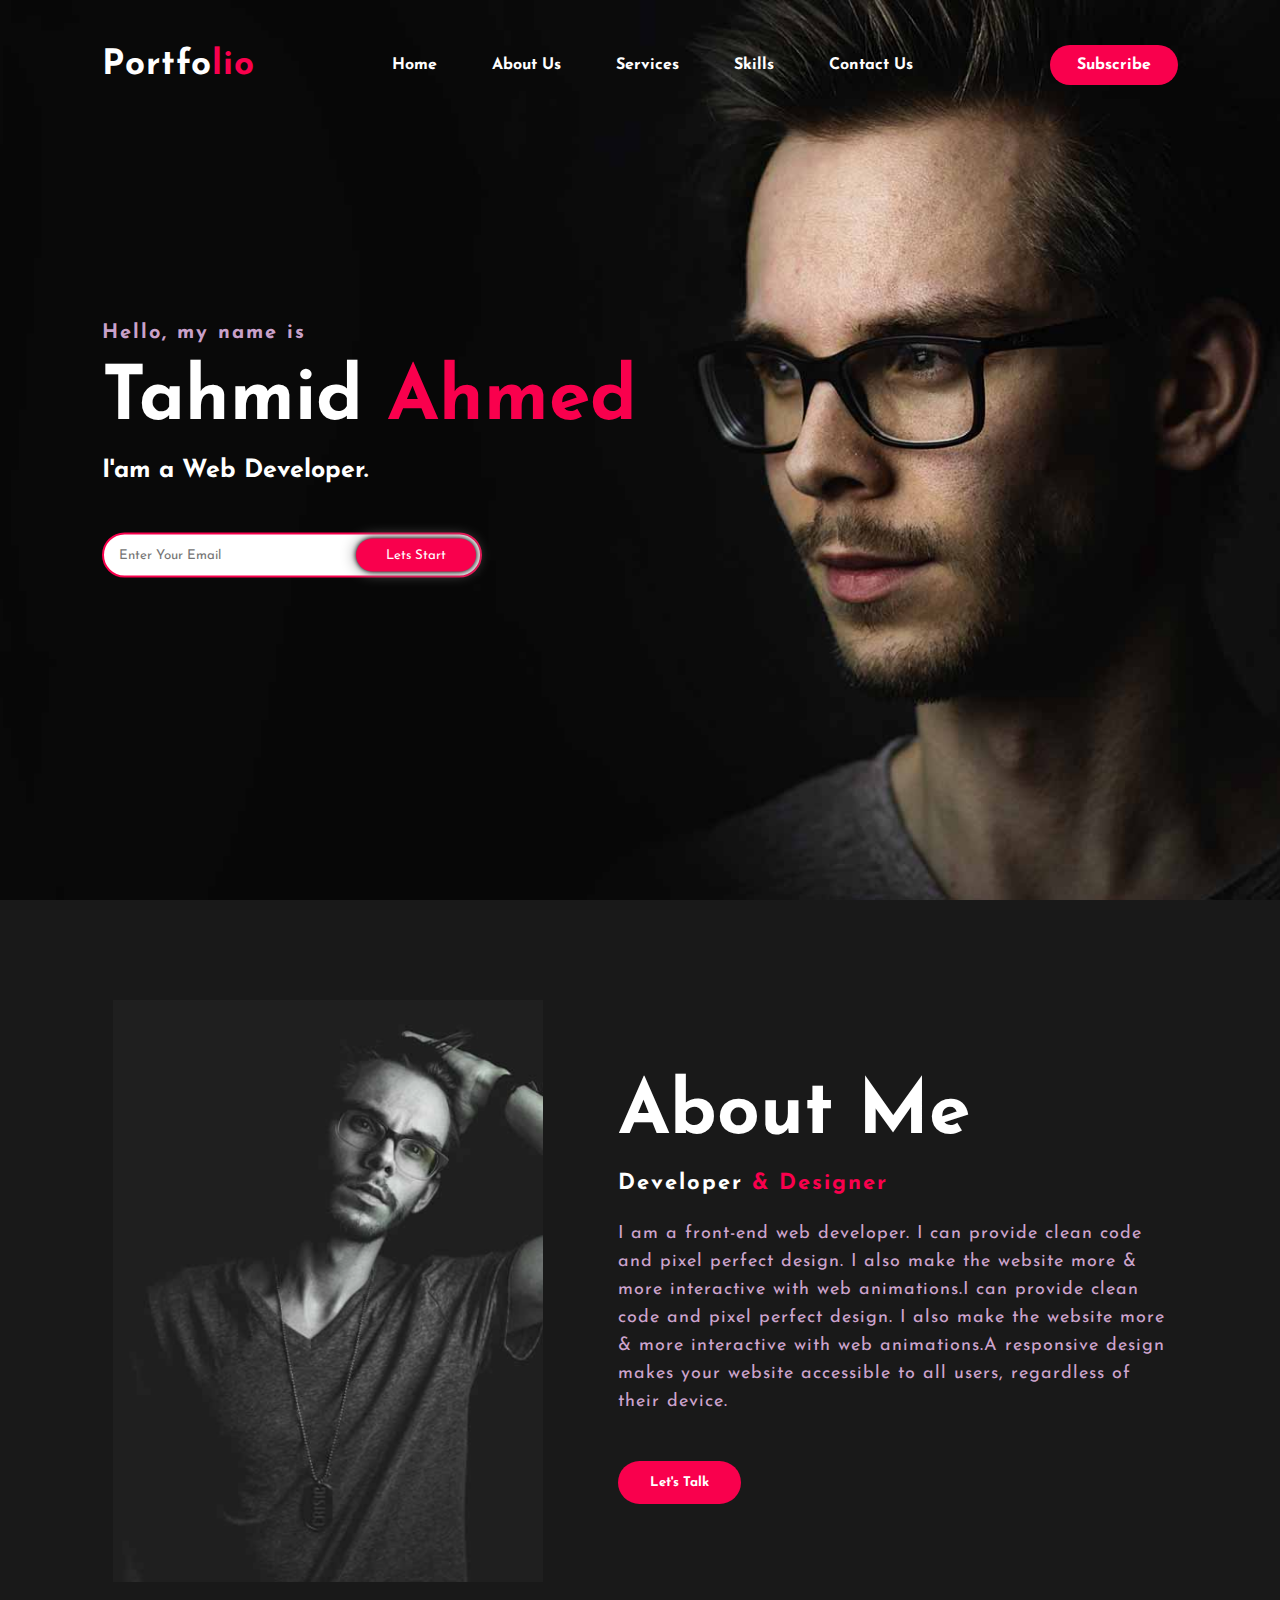
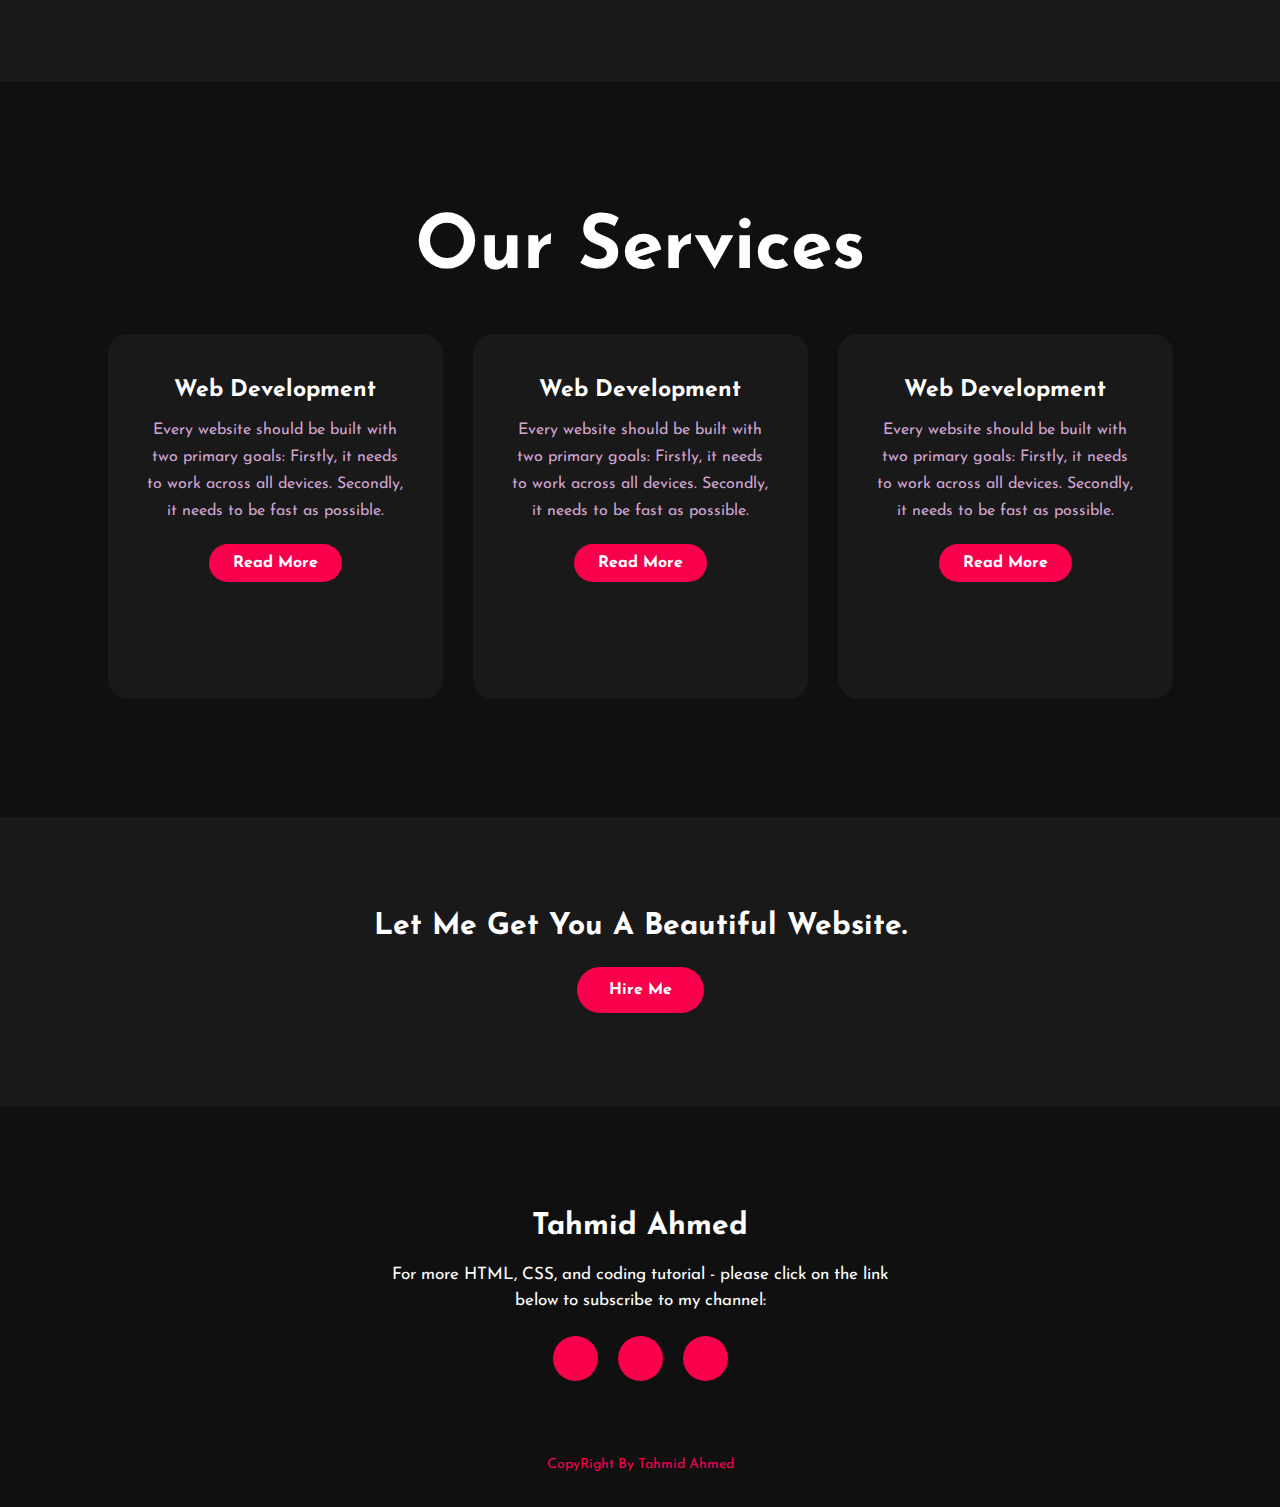
<file: index.html>
<!DOCTYPE html>
<html>
<head>
	<title>Portfolio website</title>
	<link rel="stylesheet" type="text/css" href="css/style.css">

	<link rel="preconnect" href="https://fonts.gstatic.com">
  <link href="https://fonts.googleapis.com/css2?family=Josefin+Sans:ital,wght@0,100;0,200;0,300;0,400;0,500;0,600;0,700;1,100;1,200;1,300;1,400;1,500;1,600;1,700&display=swap" rel="stylesheet">

  <link rel="stylesheet" href="https://cdnjs.cloudflare.com/ajax/libs/font-awesome/5.15.3/css/all.min.css" integrity="sha512-iBBXm8fW90+nuLcSKlbmrPcLa0OT92xO1BIsZ+ywDWZCvqsWgccV3gFoRBv0z+8dLJgyAHIhR35VZc2oM/gI1w==" crossorigin="anonymous" referrerpolicy="no-referrer" />

</head>
<body>
	<!----hero Section start---->

	<div class="hero">
		<nav>
			<h2 class="logo">Portfo<span>lio</span></h2>
			<ul>
				<li><a href="#">Home</a></li>
				<li><a href="#">About Us</a></li>
				<li><a href="#">Services</a></li>
				<li><a href="#">Skills</a></li>
				<li><a href="#">Contact Us</a></li>
			</ul>
			<a href="#" class="btn">Subscribe</a>
		</nav>

		<div class="content">
			<h4>Hello, my name is</h4>
			<h1>Tahmid <span>Ahmed</span></h1>
			<h3>I'am a Web Developer.</h3>
			<div class="newslatter">
				<form>
					<input type="email" name="email" id="mail" placeholder="Enter Your Email">
					<input type="submit" name="submit" value="Lets Start">
				</form>
			</div>
		</div>
	</div>

	<!----About section start---->
	<section class="about">
		<div class="main">
			<img src="img/main-img.png">
			<div class="about-text">
				<h2>About Me</h2>
				<h5>Developer <span>& Designer</span></h5>
				<p>I am a front-end web developer. I can provide clean code and pixel perfect design. I also make the website more & more interactive with web animations.I can provide clean code and pixel perfect design. I also make the website more & more interactive with web animations.A responsive design makes your website accessible to all users, regardless of their device.</p>
				<button type="button">Let's Talk</button>
			</div>
		</div>
	</section>

	<!-----service section start----------->
	<div class="service">
		<div class="title">
			<h2>Our Services</h2>
		</div>

		<div class="box">
			<div class="card">
				<i class="fas fa-bars"></i>
				<h5>Web Development</h5>
				<div class="pra">
					<p>Every website should be built with two primary goals: Firstly, it needs to work across all devices. Secondly, it needs to be fast as possible.</p>

					<p style="text-align: center;">
						<a class="button" href="#">Read More</a>
					</p>
				</div>
			</div>

			<div class="card">
				<i class="far fa-user"></i>
				<h5>Web Development</h5>
				<div class="pra">
					<p>Every website should be built with two primary goals: Firstly, it needs to work across all devices. Secondly, it needs to be fast as possible.</p>

					<p style="text-align: center;">
						<a class="button" href="#">Read More</a>
					</p>
				</div>
			</div>

			<div class="card">
				<i class="far fa-bell"></i>
				<h5>Web Development</h5>
				<div class="pra">
					<p>Every website should be built with two primary goals: Firstly, it needs to work across all devices. Secondly, it needs to be fast as possible.</p>

					<p style="text-align: center;">
						<a class="button" href="#">Read More</a>
					</p>
				</div>
			</div>
		</div>
	</div>

	<!------Contact Me------>
	<div class="contact-me">
		<p>Let Me Get You A Beautiful Website.</p>
		<a class="button-two" href="#">Hire Me</a>
	</div>

	<!------footer start--------->
	<footer>
		<p>Tahmid Ahmed</p>
		<p>For more HTML, CSS, and coding tutorial - please click on the link below to subscribe to my channel:</p>
		<div class="social">
			<a href="#"><i class="fab fa-facebook-f"></i></a>
			<a href="#"><i class="fab fa-instagram"></i></a>
			<a href="#"><i class="fab fa-dribbble"></i></a>
		</div>
		<p class="end">CopyRight By Tahmid Ahmed</p>
	</footer>
</body>
</html>
</file>
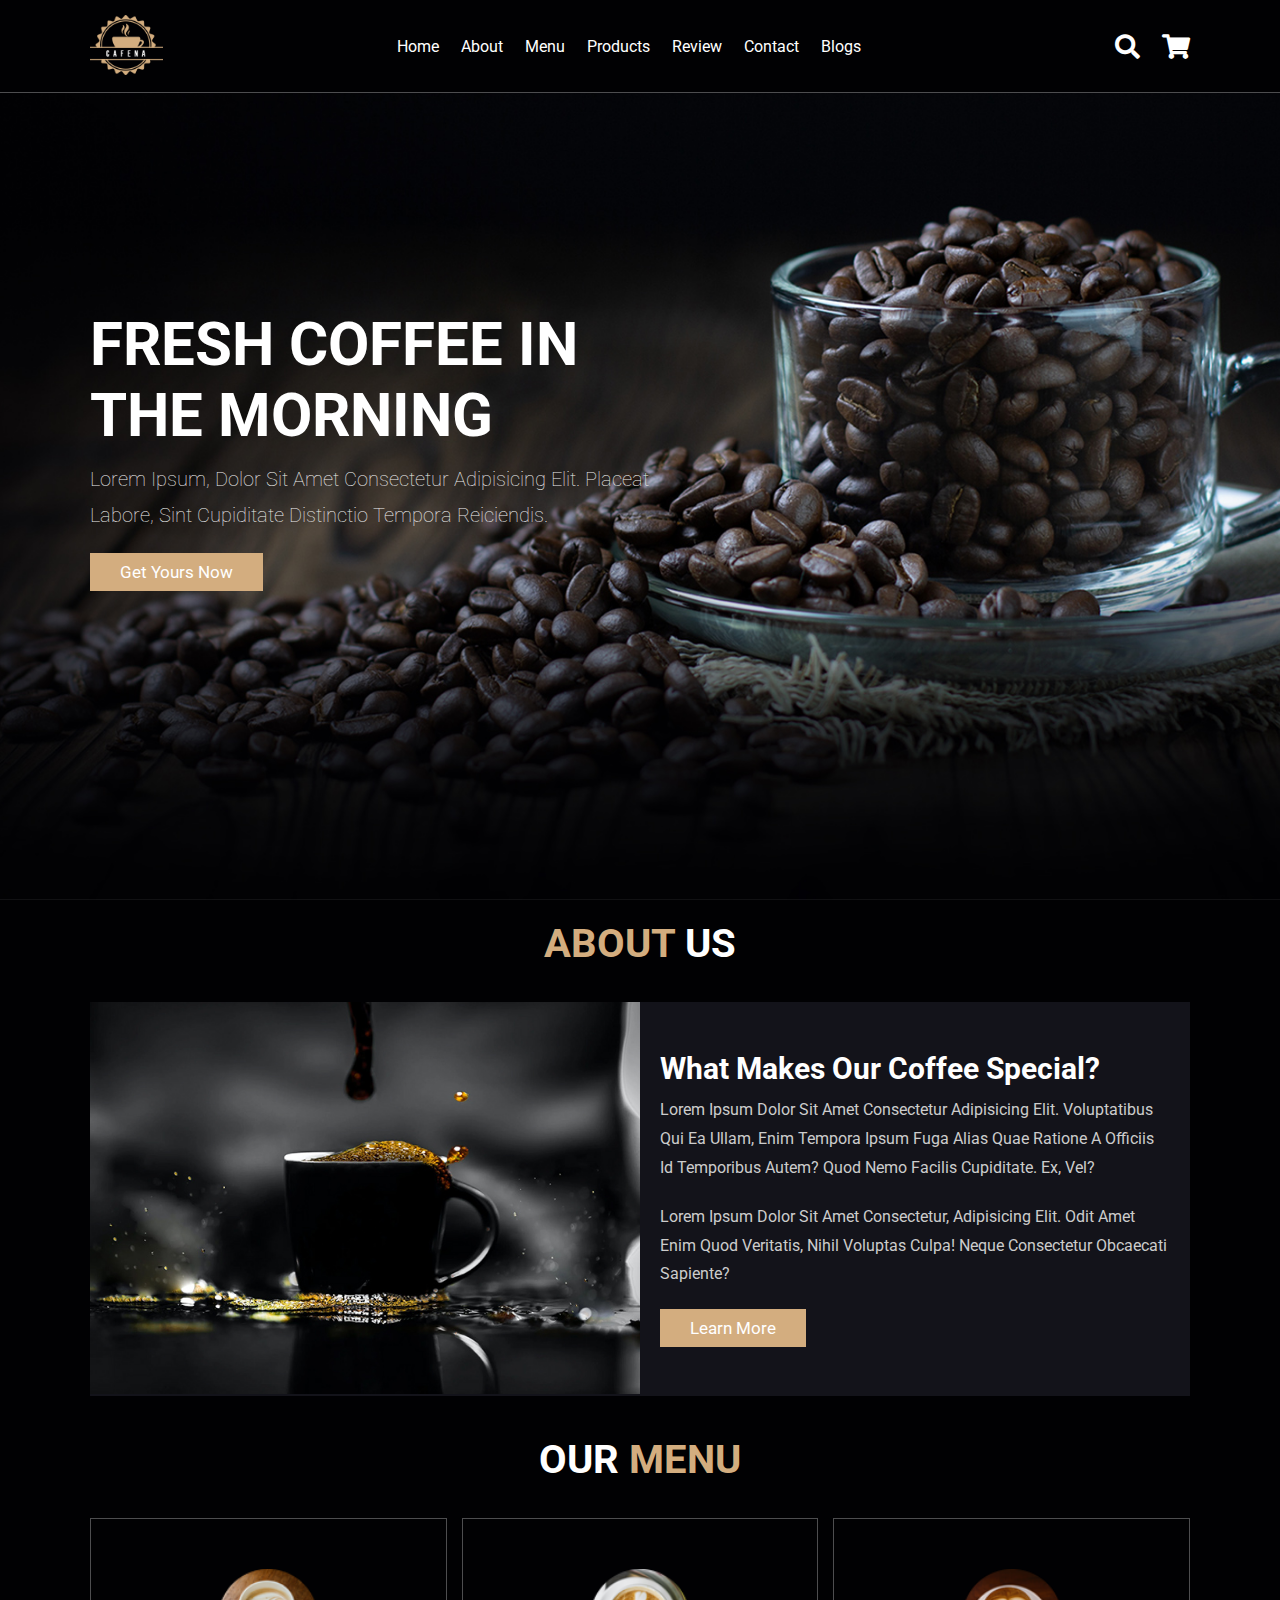
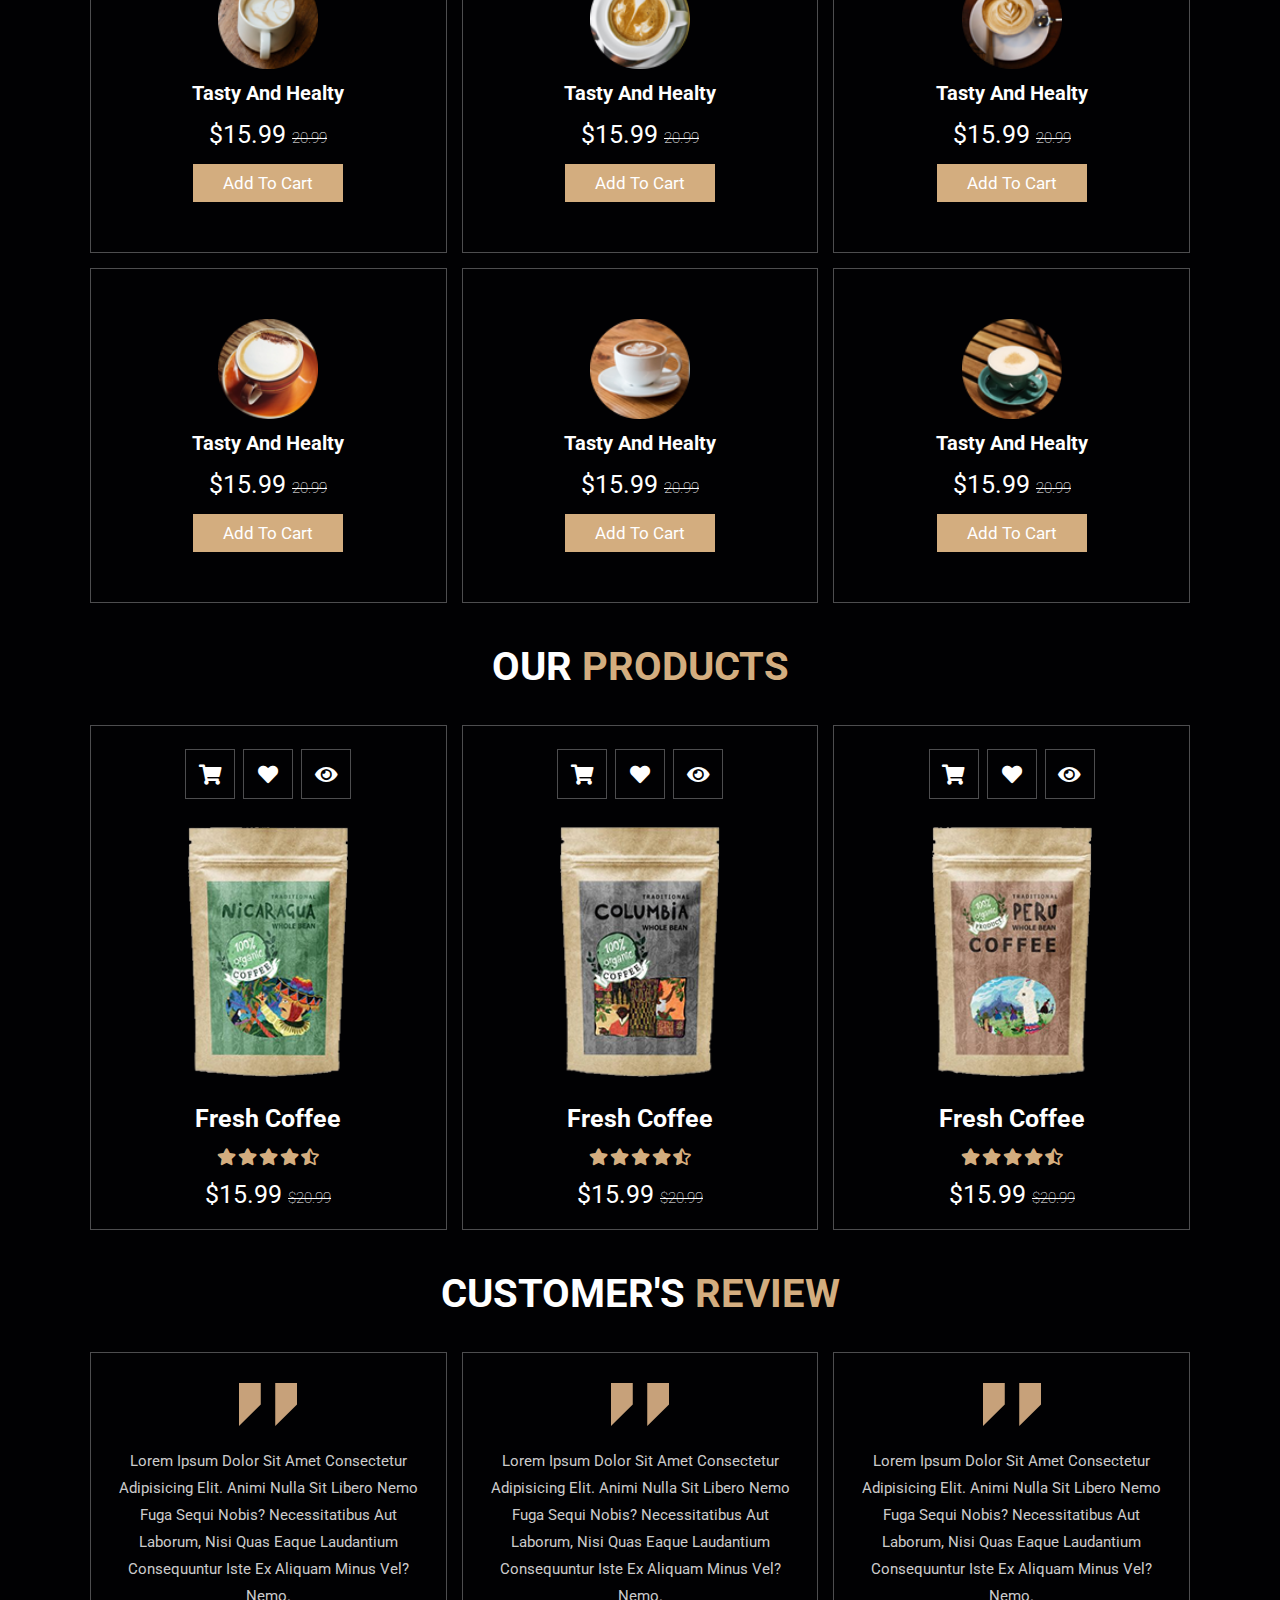
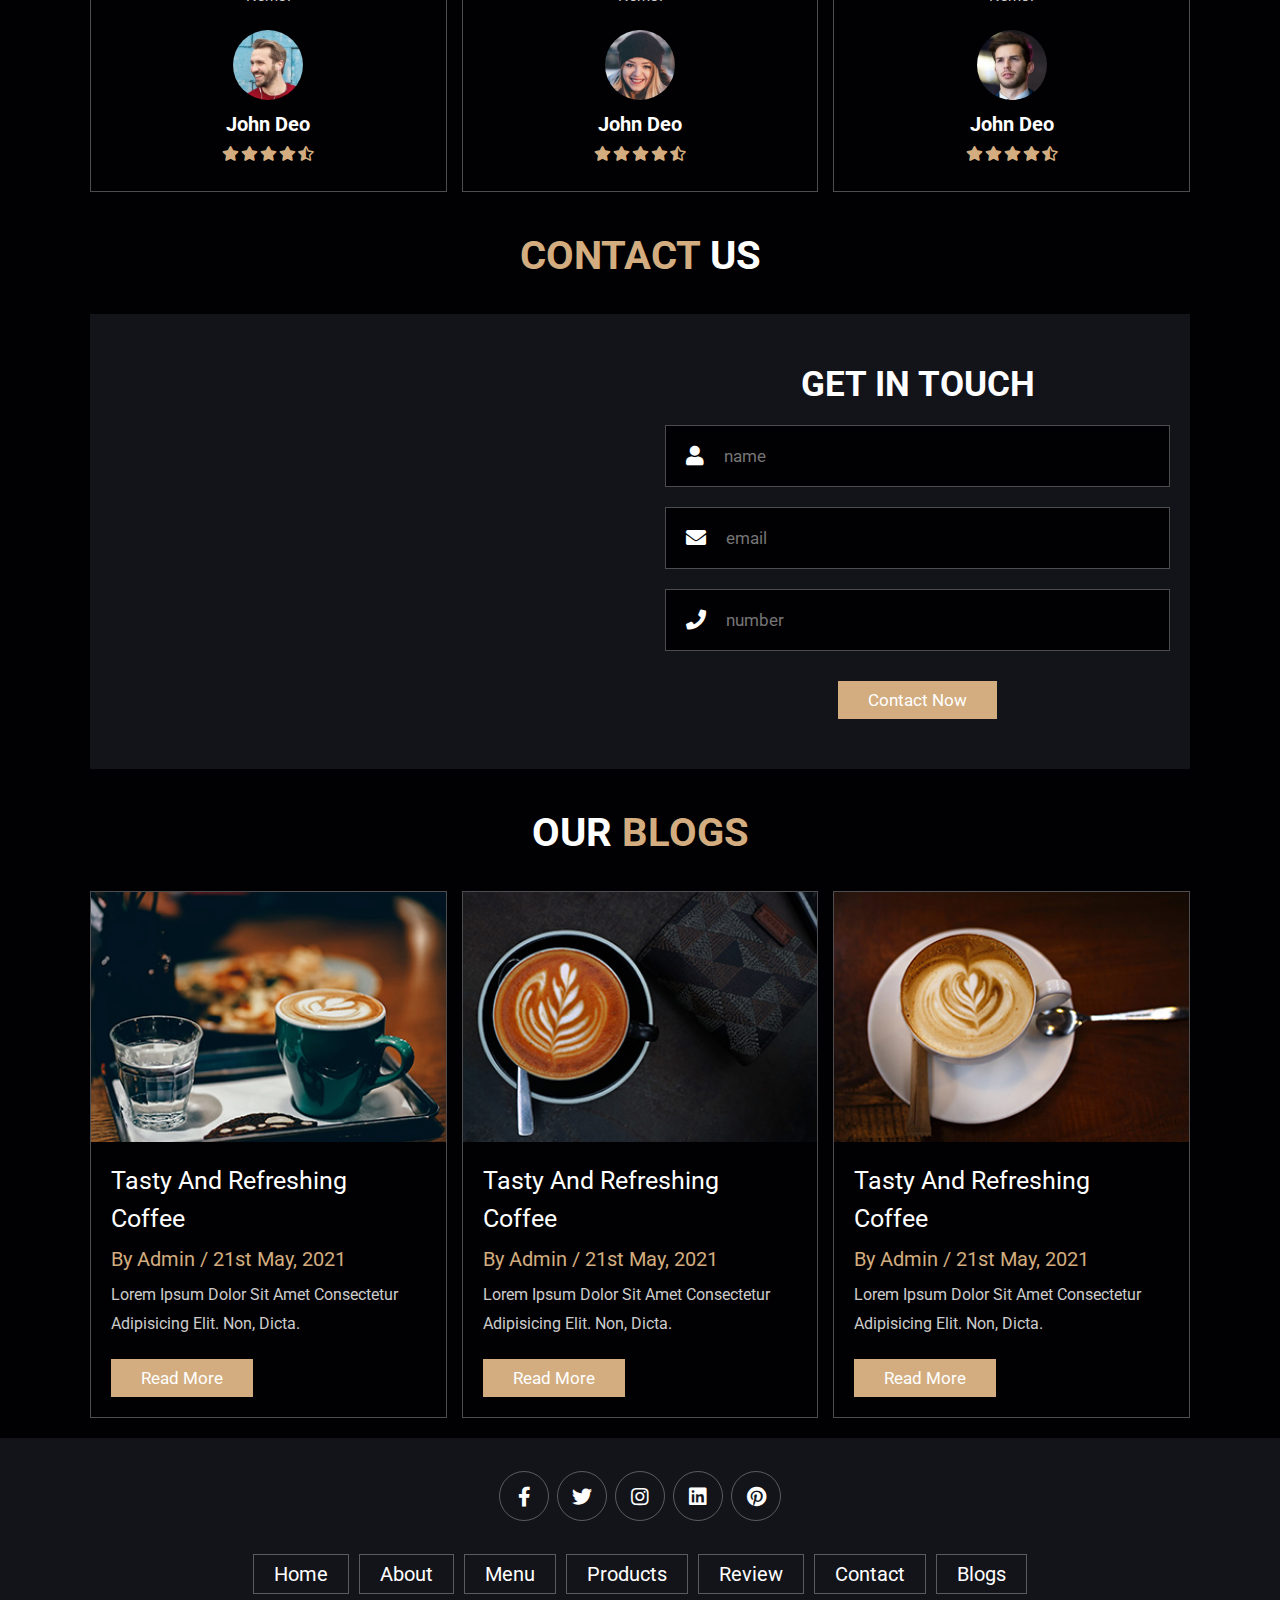
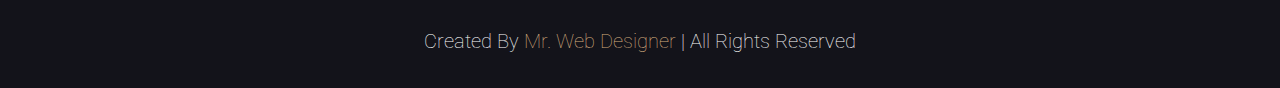
<file: coffee website/index.html>
<!DOCTYPE html>
<html lang="en">
<head>
    <meta charset="UTF-8">
    <meta http-equiv="X-UA-Compatible" content="IE=edge">
    <meta name="viewport" content="width=device-width, initial-scale=1.0">
    <title>complete responsive coffee shop website design</title>

    <!-- font awesome cdn link  -->
    <link rel="stylesheet" href="https://cdnjs.cloudflare.com/ajax/libs/font-awesome/5.15.4/css/all.min.css">

    <!-- custom css file link  -->
    <link rel="stylesheet" href="css/style.css">

</head>
<body>
    
<!-- header section starts  -->

<header class="header">

    <a href="#" class="logo">
        <img src="images/logo.png" alt="">
    </a>

    <nav class="navbar">
        <a href="#home">home</a>
        <a href="#about">about</a>
        <a href="#menu">menu</a>
        <a href="#products">products</a>
        <a href="#review">review</a>
        <a href="#contact">contact</a>
        <a href="#blogs">blogs</a>
    </nav>

    <div class="icons">
        <div class="fas fa-search" id="search-btn"></div>
        <div class="fas fa-shopping-cart" id="cart-btn"></div>
        <div class="fas fa-bars" id="menu-btn"></div>
    </div>

    <div class="search-form">
        <input type="search" id="search-box" placeholder="search here...">
        <label for="search-box" class="fas fa-search"></label>
    </div>

    <div class="cart-items-container">
        <div class="cart-item">
            <span class="fas fa-times"></span>
            <img src="images/cart-item-1.png" alt="">
            <div class="content">
                <h3>cart item 01</h3>
                <div class="price">$15.99/-</div>
            </div>
        </div>
        <div class="cart-item">
            <span class="fas fa-times"></span>
            <img src="images/cart-item-2.png" alt="">
            <div class="content">
                <h3>cart item 02</h3>
                <div class="price">$15.99/-</div>
            </div>
        </div>
        <div class="cart-item">
            <span class="fas fa-times"></span>
            <img src="images/cart-item-3.png" alt="">
            <div class="content">
                <h3>cart item 03</h3>
                <div class="price">$15.99/-</div>
            </div>
        </div>
        <div class="cart-item">
            <span class="fas fa-times"></span>
            <img src="images/cart-item-4.png" alt="">
            <div class="content">
                <h3>cart item 04</h3>
                <div class="price">$15.99/-</div>
            </div>
        </div>
        <a href="#" class="btn">checkout now</a>
    </div>

</header>

<!-- header section ends -->

<!-- home section starts  -->

<section class="home" id="home">

    <div class="content">
        <h3>fresh coffee in the morning</h3>
        <p>Lorem ipsum, dolor sit amet consectetur adipisicing elit. Placeat labore, sint cupiditate distinctio tempora reiciendis.</p>
        <a href="#" class="btn">get yours now</a>
    </div>

</section>

<!-- home section ends -->

<!-- about section starts  -->

<section class="about" id="about">

    <h1 class="heading"> <span>about</span> us </h1>

    <div class="row">

        <div class="image">
            <img src="images/about-img.jpeg" alt="">
        </div>

        <div class="content">
            <h3>what makes our coffee special?</h3>
            <p>Lorem ipsum dolor sit amet consectetur adipisicing elit. Voluptatibus qui ea ullam, enim tempora ipsum fuga alias quae ratione a officiis id temporibus autem? Quod nemo facilis cupiditate. Ex, vel?</p>
            <p>Lorem ipsum dolor sit amet consectetur, adipisicing elit. Odit amet enim quod veritatis, nihil voluptas culpa! Neque consectetur obcaecati sapiente?</p>
            <a href="#" class="btn">learn more</a>
        </div>

    </div>

</section>

<!-- about section ends -->

<!-- menu section starts  -->

<section class="menu" id="menu">

    <h1 class="heading"> our <span>menu</span> </h1>

    <div class="box-container">

        <div class="box">
            <img src="images/menu-1.png" alt="">
            <h3>tasty and healty</h3>
            <div class="price">$15.99 <span>20.99</span></div>
            <a href="#" class="btn">add to cart</a>
        </div>

        <div class="box">
            <img src="images/menu-2.png" alt="">
            <h3>tasty and healty</h3>
            <div class="price">$15.99 <span>20.99</span></div>
            <a href="#" class="btn">add to cart</a>
        </div>

        <div class="box">
            <img src="images/menu-3.png" alt="">
            <h3>tasty and healty</h3>
            <div class="price">$15.99 <span>20.99</span></div>
            <a href="#" class="btn">add to cart</a>
        </div>

        <div class="box">
            <img src="images/menu-4.png" alt="">
            <h3>tasty and healty</h3>
            <div class="price">$15.99 <span>20.99</span></div>
            <a href="#" class="btn">add to cart</a>
        </div>

        <div class="box">
            <img src="images/menu-5.png" alt="">
            <h3>tasty and healty</h3>
            <div class="price">$15.99 <span>20.99</span></div>
            <a href="#" class="btn">add to cart</a>
        </div>

        <div class="box">
            <img src="images/menu-6.png" alt="">
            <h3>tasty and healty</h3>
            <div class="price">$15.99 <span>20.99</span></div>
            <a href="#" class="btn">add to cart</a>
        </div>

    </div>

</section>

<!-- menu section ends -->

<section class="products" id="products">

    <h1 class="heading"> our <span>products</span> </h1>

    <div class="box-container">

        <div class="box">
            <div class="icons">
                <a href="#" class="fas fa-shopping-cart"></a>
                <a href="#" class="fas fa-heart"></a>
                <a href="#" class="fas fa-eye"></a>
            </div>
            <div class="image">
                <img src="images/product-1.png" alt="">
            </div>
            <div class="content">
                <h3>fresh coffee</h3>
                <div class="stars">
                    <i class="fas fa-star"></i>
                    <i class="fas fa-star"></i>
                    <i class="fas fa-star"></i>
                    <i class="fas fa-star"></i>
                    <i class="fas fa-star-half-alt"></i>
                </div>
                <div class="price">$15.99 <span>$20.99</span></div>
            </div>
        </div>

        <div class="box">
            <div class="icons">
                <a href="#" class="fas fa-shopping-cart"></a>
                <a href="#" class="fas fa-heart"></a>
                <a href="#" class="fas fa-eye"></a>
            </div>
            <div class="image">
                <img src="images/product-2.png" alt="">
            </div>
            <div class="content">
                <h3>fresh coffee</h3>
                <div class="stars">
                    <i class="fas fa-star"></i>
                    <i class="fas fa-star"></i>
                    <i class="fas fa-star"></i>
                    <i class="fas fa-star"></i>
                    <i class="fas fa-star-half-alt"></i>
                </div>
                <div class="price">$15.99 <span>$20.99</span></div>
            </div>
        </div>

        <div class="box">
            <div class="icons">
                <a href="#" class="fas fa-shopping-cart"></a>
                <a href="#" class="fas fa-heart"></a>
                <a href="#" class="fas fa-eye"></a>
            </div>
            <div class="image">
                <img src="images/product-3.png" alt="">
            </div>
            <div class="content">
                <h3>fresh coffee</h3>
                <div class="stars">
                    <i class="fas fa-star"></i>
                    <i class="fas fa-star"></i>
                    <i class="fas fa-star"></i>
                    <i class="fas fa-star"></i>
                    <i class="fas fa-star-half-alt"></i>
                </div>
                <div class="price">$15.99 <span>$20.99</span></div>
            </div>
        </div>

    </div>

</section>

<!-- review section starts  -->

<section class="review" id="review">

    <h1 class="heading"> customer's <span>review</span> </h1>

    <div class="box-container">

        <div class="box">
            <img src="images/quote-img.png" alt="" class="quote">
            <p>Lorem ipsum dolor sit amet consectetur adipisicing elit. Animi nulla sit libero nemo fuga sequi nobis? Necessitatibus aut laborum, nisi quas eaque laudantium consequuntur iste ex aliquam minus vel? Nemo.</p>
            <img src="images/pic-1.png" class="user" alt="">
            <h3>john deo</h3>
            <div class="stars">
                <i class="fas fa-star"></i>
                <i class="fas fa-star"></i>
                <i class="fas fa-star"></i>
                <i class="fas fa-star"></i>
                <i class="fas fa-star-half-alt"></i>
            </div>
        </div>

        <div class="box">
            <img src="images/quote-img.png" alt="" class="quote">
            <p>Lorem ipsum dolor sit amet consectetur adipisicing elit. Animi nulla sit libero nemo fuga sequi nobis? Necessitatibus aut laborum, nisi quas eaque laudantium consequuntur iste ex aliquam minus vel? Nemo.</p>
            <img src="images/pic-2.png" class="user" alt="">
            <h3>john deo</h3>
            <div class="stars">
                <i class="fas fa-star"></i>
                <i class="fas fa-star"></i>
                <i class="fas fa-star"></i>
                <i class="fas fa-star"></i>
                <i class="fas fa-star-half-alt"></i>
            </div>
        </div>
        
        <div class="box">
            <img src="images/quote-img.png" alt="" class="quote">
            <p>Lorem ipsum dolor sit amet consectetur adipisicing elit. Animi nulla sit libero nemo fuga sequi nobis? Necessitatibus aut laborum, nisi quas eaque laudantium consequuntur iste ex aliquam minus vel? Nemo.</p>
            <img src="images/pic-3.png" class="user" alt="">
            <h3>john deo</h3>
            <div class="stars">
                <i class="fas fa-star"></i>
                <i class="fas fa-star"></i>
                <i class="fas fa-star"></i>
                <i class="fas fa-star"></i>
                <i class="fas fa-star-half-alt"></i>
            </div>
        </div>

    </div>

</section>

<!-- review section ends -->

<!-- contact section starts  -->

<section class="contact" id="contact">

    <h1 class="heading"> <span>contact</span> us </h1>

    <div class="row">

        <iframe class="map" src="https://www.google.com/maps/embed?pb=!1m18!1m12!1m3!1d30153.788252261566!2d72.82321484621745!3d19.141690214227783!2m3!1f0!2f0!3f0!3m2!1i1024!2i768!4f13.1!3m3!1m2!1s0x3be7b63aceef0c69%3A0x2aa80cf2287dfa3b!2sJogeshwari%20West%2C%20Mumbai%2C%20Maharashtra%20400047!5e0!3m2!1sen!2sin!4v1629452077891!5m2!1sen!2sin" allowfullscreen="" loading="lazy"></iframe>

        <form action="">
            <h3>get in touch</h3>
            <div class="inputBox">
                <span class="fas fa-user"></span>
                <input type="text" placeholder="name">
            </div>
            <div class="inputBox">
                <span class="fas fa-envelope"></span>
                <input type="email" placeholder="email">
            </div>
            <div class="inputBox">
                <span class="fas fa-phone"></span>
                <input type="number" placeholder="number">
            </div>
            <input type="submit" value="contact now" class="btn">
        </form>

    </div>

</section>

<!-- contact section ends -->

<!-- blogs section starts  -->

<section class="blogs" id="blogs">

    <h1 class="heading"> our <span>blogs</span> </h1>

    <div class="box-container">

        <div class="box">
            <div class="image">
                <img src="images/blog-1.jpeg" alt="">
            </div>
            <div class="content">
                <a href="#" class="title">tasty and refreshing coffee</a>
                <span>by admin / 21st may, 2021</span>
                <p>Lorem ipsum dolor sit amet consectetur adipisicing elit. Non, dicta.</p>
                <a href="#" class="btn">read more</a>
            </div>
        </div>

        <div class="box">
            <div class="image">
                <img src="images/blog-2.jpeg" alt="">
            </div>
            <div class="content">
                <a href="#" class="title">tasty and refreshing coffee</a>
                <span>by admin / 21st may, 2021</span>
                <p>Lorem ipsum dolor sit amet consectetur adipisicing elit. Non, dicta.</p>
                <a href="#" class="btn">read more</a>
            </div>
        </div>

        <div class="box">
            <div class="image">
                <img src="images/blog-3.jpeg" alt="">
            </div>
            <div class="content">
                <a href="#" class="title">tasty and refreshing coffee</a>
                <span>by admin / 21st may, 2021</span>
                <p>Lorem ipsum dolor sit amet consectetur adipisicing elit. Non, dicta.</p>
                <a href="#" class="btn">read more</a>
            </div>
        </div>

    </div>

</section>

<!-- blogs section ends -->

<!-- footer section starts  -->

<section class="footer">

    <div class="share">
        <a href="#" class="fab fa-facebook-f"></a>
        <a href="#" class="fab fa-twitter"></a>
        <a href="#" class="fab fa-instagram"></a>
        <a href="#" class="fab fa-linkedin"></a>
        <a href="#" class="fab fa-pinterest"></a>
    </div>

    <div class="links">
        <a href="#">home</a>
        <a href="#">about</a>
        <a href="#">menu</a>
        <a href="#">products</a>
        <a href="#">review</a>
        <a href="#">contact</a>
        <a href="#">blogs</a>
    </div>

    <div class="credit">created by <span>mr. web designer</span> | all rights reserved</div>

</section>

<!-- footer section ends -->

















<!-- custom js file link  -->
<script src="js/script.js"></script>

</body>
</html>
</file>
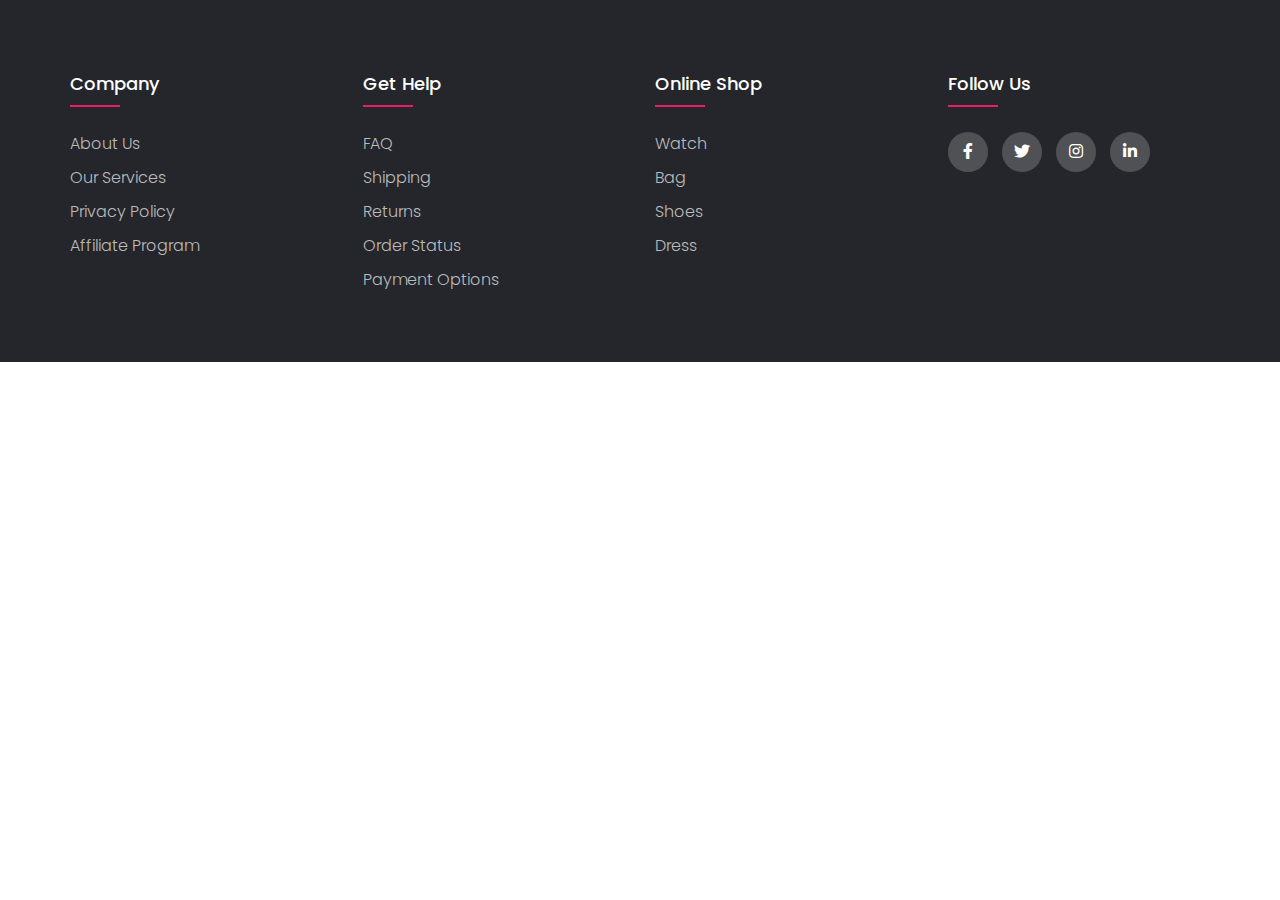
<file: footer1/index.html>
<!DOCTYPE html>
<html lang="en">
<head>
  <title>Footer Design</title>
  <meta charset="utf-8">
  <meta name="viewport" content="width=device-width, initial-scale=1">
  <link rel="stylesheet" href="css/style.css">
  <link rel="stylesheet" type="text/css" href="https://cdnjs.cloudflare.com/ajax/libs/font-awesome/5.15.1/css/all.min.css">
</head>
<body>

  <footer class="footer">
  	 <div class="container">
  	 	<div class="row">
  	 		<div class="footer-col">
  	 			<h4>company</h4>
  	 			<ul>
  	 				<li><a href="#">about us</a></li>
  	 				<li><a href="#">our services</a></li>
  	 				<li><a href="#">privacy policy</a></li>
  	 				<li><a href="#">affiliate program</a></li>
  	 			</ul>
  	 		</div>
  	 		<div class="footer-col">
  	 			<h4>get help</h4>
  	 			<ul>
  	 				<li><a href="#">FAQ</a></li>
  	 				<li><a href="#">shipping</a></li>
  	 				<li><a href="#">returns</a></li>
  	 				<li><a href="#">order status</a></li>
  	 				<li><a href="#">payment options</a></li>
  	 			</ul>
  	 		</div>
  	 		<div class="footer-col">
  	 			<h4>online shop</h4>
  	 			<ul>
  	 				<li><a href="#">watch</a></li>
  	 				<li><a href="#">bag</a></li>
  	 				<li><a href="#">shoes</a></li>
  	 				<li><a href="#">dress</a></li>
  	 			</ul>
  	 		</div>
  	 		<div class="footer-col">
  	 			<h4>follow us</h4>
  	 			<div class="social-links">
  	 				<a href="#"><i class="fab fa-facebook-f"></i></a>
  	 				<a href="#"><i class="fab fa-twitter"></i></a>
  	 				<a href="#"><i class="fab fa-instagram"></i></a>
  	 				<a href="#"><i class="fab fa-linkedin-in"></i></a>
  	 			</div>
  	 		</div>
  	 	</div>
  	 </div>
  </footer>

</body>
</html>
</file>
<file: css/style.css>
*{
	padding: 0;
	margin: 0;
	font-family: 'Josefin Sans', sans-serif;
	box-sizing: border-box;
}
.hero{
	height: 100vh;
	width: 100%;
	background-image: url(../img/background.jpg);
	background-size: cover;
	background-position: center;
}
nav{
	display: flex;
	align-items: center;
	justify-content: space-between;
	padding-top: 45px;
	padding-left: 8%;
	padding-right: 8%;
}
.logo{
	color: white;
	font-size: 35px;
	letter-spacing: 1px;
	cursor: pointer;
}
span{
	color: #f9004d;
}
nav ul li{
	list-style-type: none;
	display: inline-block;
	padding: 10px  25px;
}
nav ul li a{
	color: white;
	text-decoration: none;
	font-weight: bold;
	text-transform: capitalize;
}
nav ul li a:hover{
	color: #f9004d;
	transition: .4s;
}
.btn{
	background-color:#f9004d;
	color: white;
	text-decoration: none;
	border: 2px solid transparent;
	font-weight: bold;
	padding: 10px 25px;
	border-radius: 30px;
	transition: transform .4s; 
}
.btn:hover{
	transform: scale(1.2);
}
.content{
	position: absolute;
	top: 50%;
	left:8%;
	transform: translateY(-50%);
}
h1{
	color: white;
	margin: 20px 0px 20px;
	font-size: 75px;
}
h3{
	color: white;
	font-size: 25px;
	margin-bottom: 50px;
}
h4{
	color: #fcfc;
	letter-spacing: 2px;
	font-size: 20px;
}
.newslatter form{
	width: 380px;
	max-width: 100%;
	position: relative;
}
.newslatter form input:first-child{
	display: inline-block;
	width: 100%;
	padding: 14px 130px 14px 15px;
	border: 2px solid #f9004d;
	outline: none;
	border-radius: 30px;
}
.newslatter form input:last-child{
	position: absolute;
	display: inline-block;
	outline: none;
	border: none;
	padding: 10px 30px;
	border-radius: 30px;
	background-color:#f9004d;
	color: white;
	box-shadow: 0px 0px 5px #000, 0px 0px 15px #858585;
	top: 6px;
	right: 6px; 
}

.about{
	width: 100%;
	padding: 100px 0px;
	background-color: #191919;
}
.about img{
	height: auto;
	width: 430px;
}
.about-text{
	width: 550px;
}
.main{
	width: 1130px;
	max-width: 95%;
	margin: 0 auto;
	display: flex;
	align-items: center;
	justify-content: space-around;
}
.about-text h2{
	color: white;
	font-size: 75px;
	text-transform: capitalize;
	margin-bottom: 20px;
}
.about-text h5{
	color: white;
	letter-spacing: 2px;
	font-size: 22px;
	margin-bottom: 25px;
	text-transform: capitalize;
}
.about-text p{
	color: #fcfc;
	letter-spacing: 1px;
	line-height: 28px;
	font-size: 18px;
	margin-bottom: 45px;
}
button{
	background-color:#f9004d;
	color: white;
	text-decoration: none;
	border: 2px solid transparent;
	font-weight: bold;
	padding: 13px 30px;
	border-radius: 30px;
	transition: .4s; 
}
button:hover{
	background-color: transparent;
	border: 2px solid #f9004d;
	cursor: pointer;
}

.service{
	background: #101010;
	width: 100%;
	padding: 100px 0px;
}
.title h2{
	color: white;
	font-size: 75px;
	width: 1130px;
	margin: 30px auto;
	text-align: center;
}
.box{
	display: flex;
	justify-content: center;
	align-items: center;
	min-height: 400px;
}
.card{
	height: 365px;
	width: 335px;
	padding: 20px 35px;
	background: #191919;
	border-radius: 20px;
	margin: 15px;
	position: relative;
	overflow: hidden;
	text-align: center;
}
.card i{
	font-size: 50px;
	display: block;
	text-align: center;
	margin: 25px 0px;
	color: #f9004d;

}
h5{
	color: white;
	font-size: 23px;
	margin-bottom: 15px;
}
.pra p{
	color: #fcfc;
	font-size: 16px;
	line-height: 27px;
	margin-bottom: 25px;
}
.card .button{
	background-color:#f9004d;
	color: white;
	text-decoration: none;
	border: 2px solid transparent;
	font-weight: bold;
	padding: 9px 22px;
	border-radius: 30px;
	transition: .4s; 
}
.card .button:hover{
	background-color: transparent;
	border: 2px solid #f9004d;
	cursor: pointer;
}
.contact-me{
	width: 100%;
	height: 290px;
	background: #191919;
	display: flex;
	align-items: center;
	flex-direction: column;
	justify-content: center;
}
.contact-me p{
	color: white;
	font-size: 30px;
	font-weight: bold;
	margin-bottom: 25px;
}
.contact-me .button-two{
	background-color:#f9004d;
	color: white;
	text-decoration: none;
	border: 2px solid transparent;
	font-weight: bold;
	padding: 13px 30px;
	border-radius: 30px;
	transition: .4s; 
}
.contact-me .button-two:hover{
	background-color: transparent;
	border: 2px solid #f9004d;
	cursor: pointer;
}
footer{
	position: relative;
	width: 100%;
	height: 400px;
	background: #101010;
	display: flex;
	flex-direction: column;
	align-items: center;
	justify-content: center;
}
footer p:nth-child(1){
	font-size: 30px;
	color: white;
	margin-bottom: 20px;
	font-weight: bold;
}
footer p:nth-child(2){
	color: white;
	font-size: 17px;
	width: 500px;
	text-align: center;
	line-height: 26px;
}
.social{
	display: flex;
}
.social a{
	width: 45px;
	height: 45px;
	display: flex;
	align-items: center;
	justify-content: center;
	background:  #f9004d;
	border-radius: 50%;
	margin: 22px 10px;
	color: white;
	text-decoration: none;
	font-size: 20px;
}
.social a:hover{
	transform: scale(1.3);
	transition: .3s;
}
.end{
	position: absolute;
	color:#f9004d;
	bottom: 35px;
	font-size: 14px; 
}
</file>
<file: coffee website/css/style.css>
@import url('https://fonts.googleapis.com/css2?family=Roboto:wght@100;300;400;500;700&display=swap');

:root{
    --main-color:#d3ad7f;
    --black:#13131a;
    --bg:#010103;
    --border:.1rem solid rgba(255,255,255,.3);
}

*{
    font-family: 'Roboto', sans-serif;
    margin:0; padding:0;
    box-sizing: border-box;
    outline: none; border:none;
    text-decoration: none;
    text-transform: capitalize;
    transition: .2s linear;
}

html{
    font-size: 62.5%;
    overflow-x: hidden;
    scroll-padding-top: 9rem;
    scroll-behavior: smooth;
}

html::-webkit-scrollbar{
    width: .8rem;
}

html::-webkit-scrollbar-track{
    background: transparent;
}

html::-webkit-scrollbar-thumb{
    background: #fff;
    border-radius: 5rem;
}

body{
    background: var(--bg);
}

section{
    padding:2rem 7%;
}

.heading{
    text-align: center;
    color:#fff;
    text-transform: uppercase;
    padding-bottom: 3.5rem;
    font-size: 4rem;
}

.heading span{
    color:var(--main-color);
    text-transform: uppercase;
}

.btn{
    margin-top: 1rem;
    display: inline-block;
    padding:.9rem 3rem;
    font-size: 1.7rem;
    color:#fff;
    background: var(--main-color);
    cursor: pointer;
}

.btn:hover{
    letter-spacing: .2rem;
}

.header{
    background: var(--bg);
    display: flex;
    align-items: center;
    justify-content: space-between;
    padding:1.5rem 7%;
    border-bottom: var(--border);
    position: fixed;
    top:0; left: 0; right: 0;
    z-index: 1000;
}

.header .logo img{
    height: 6rem;
}

.header .navbar a{
    margin:0 1rem;
    font-size: 1.6rem;
    color:#fff;
}

.header .navbar a:hover{
    color:var(--main-color);
    border-bottom: .1rem solid var(--main-color);
    padding-bottom: .5rem;
}

.header .icons div{
    color:#fff;
    cursor: pointer;
    font-size: 2.5rem;
    margin-left: 2rem;
}

.header .icons div:hover{
    color:var(--main-color);
}

#menu-btn{
    display: none;
}

.header .search-form{
    position: absolute;
    top:115%; right: 7%;
    background: #fff;
    width: 50rem;
    height: 5rem;
    display: flex;
    align-items: center;
    transform: scaleY(0);
    transform-origin: top;
}

.header .search-form.active{
    transform: scaleY(1);
}

.header .search-form input{
    height: 100%;
    width: 100%;
    font-size: 1.6rem;
    color:var(--black);
    padding:1rem;
    text-transform: none;
}

.header .search-form label{
    cursor: pointer;
    font-size: 2.2rem;
    margin-right: 1.5rem;
    color:var(--black);
}

.header .search-form label:hover{
    color:var(--main-color);
}

.header .cart-items-container{
    position: absolute;
    top:100%; right: -100%;
    height: calc(100vh - 9.5rem);
    width: 35rem;
    background: #fff;
    padding:0 1.5rem;
}

.header .cart-items-container.active{
    right: 0;
}

.header .cart-items-container .cart-item{
    position: relative;
    margin:2rem 0;
    display: flex;
    align-items: center;
    gap:1.5rem;
}

.header .cart-items-container .cart-item .fa-times{
    position: absolute;
    top:1rem; right: 1rem;
    font-size: 2rem;
    cursor: pointer;
    color: var(--black);
}

.header .cart-items-container .cart-item .fa-times:hover{
    color:var(--main-color);
}

.header .cart-items-container .cart-item img{
    height: 7rem;
}

.header .cart-items-container .cart-item .content h3{
    font-size: 2rem;
    color:var(--black);
    padding-bottom: .5rem;
}

.header .cart-items-container .cart-item .content .price{
    font-size: 1.5rem;
    color:var(--main-color);
}

.header .cart-items-container .btn{
    width: 100%;
    text-align: center;
}

.home{
    min-height: 100vh;
    display: flex;
    align-items: center;
    background:url(../images/home-img.jpeg) no-repeat;
    background-size: cover;
    background-position: center;
}

.home .content{
    max-width: 60rem;
}

.home .content h3{
    font-size: 6rem;
    text-transform: uppercase;
    color:#fff;
}

.home .content p{
    font-size: 2rem;
    font-weight: lighter;
    line-height: 1.8;
    padding:1rem 0;
    color:#eee;
}

.about .row{
    display: flex;
    align-items: center;
    background:var(--black);
    flex-wrap: wrap;
}

.about .row .image{
    flex:1 1 45rem;
}

.about .row .image img{
    width: 100%;
}
.about .row .content{
    flex:1 1 45rem;
    padding:2rem;
}

.about .row .content h3{
    font-size: 3rem;
    color:#fff;
}

.about .row .content p{
    font-size: 1.6rem;
    color:#ccc;
    padding:1rem 0;
    line-height: 1.8;
}

.menu .box-container{
    display: grid;
    grid-template-columns: repeat(auto-fit, minmax(30rem, 1fr));
    gap:1.5rem;
}

.menu .box-container .box{
    padding:5rem;
    text-align: center;
    border:var(--border);    
}

.menu .box-container .box img{
    height: 10rem;
}

.menu .box-container .box h3{
    color: #fff;
    font-size: 2rem;
    padding:1rem 0;
}

.menu .box-container .box .price{
    color: #fff;
    font-size: 2.5rem;
    padding:.5rem 0;
}

.menu .box-container .box .price span{
    font-size: 1.5rem;
    text-decoration: line-through;
    font-weight: lighter;
}

.menu .box-container .box:hover{
    background:#fff;
}

.menu .box-container .box:hover > *{
    color:var(--black);
}

.products .box-container{
    display: grid;
    grid-template-columns: repeat(auto-fit, minmax(30rem, 1fr));
    gap:1.5rem;
}

.products .box-container .box{
    text-align: center;
    border:var(--border);
    padding: 2rem;
}

.products .box-container .box .icons a{
    height: 5rem;
    width: 5rem;
    line-height: 5rem;
    font-size: 2rem;
    border:var(--border);
    color:#fff;
    margin:.3rem;
}

.products .box-container .box .icons a:hover{
    background:var(--main-color);
}

.products .box-container .box .image{
    padding: 2.5rem 0;
}

.products .box-container .box .image img{
    height: 25rem;
}

.products .box-container .box .content h3{
    color:#fff;
    font-size: 2.5rem;
}

.products .box-container .box .content .stars{
    padding: 1.5rem;
}

.products .box-container .box .content .stars i{
    font-size: 1.7rem;
    color: var(--main-color);
}

.products .box-container .box .content .price{
    color:#fff;
    font-size: 2.5rem;
}

.products .box-container .box .content .price span{
    text-decoration: line-through;
    font-weight: lighter;
    font-size: 1.5rem;
}

.review .box-container{
    display: grid;
    grid-template-columns: repeat(auto-fit, minmax(30rem, 1fr));
    gap:1.5rem;
}

.review .box-container .box{
    border:var(--border);
    text-align: center;
    padding:3rem 2rem;
}

.review .box-container .box p{
    font-size: 1.5rem;
    line-height: 1.8;
    color:#ccc;
    padding:2rem 0;
}

.review .box-container .box .user{
    height: 7rem;
    width: 7rem;
    border-radius: 50%;
    object-fit: cover;
}

.review .box-container .box h3{
    padding:1rem 0;
    font-size: 2rem;
    color:#fff;
}

.review .box-container .box .stars i{
    font-size: 1.5rem;
    color:var(--main-color);
}

.contact .row{
    display: flex;
    background:var(--black);
    flex-wrap: wrap;
    gap:1rem;
}

.contact .row .map{
    flex:1 1 45rem;
    width: 100%;
    object-fit: cover;
}

.contact .row form{
    flex:1 1 45rem;
    padding:5rem 2rem;
    text-align: center;
}

.contact .row form h3{
    text-transform: uppercase;
    font-size: 3.5rem;
    color:#fff;
}

.contact .row form .inputBox{
    display: flex;
    align-items: center;
    margin-top: 2rem;
    margin-bottom: 2rem;
    background:var(--bg);
    border:var(--border);
}

.contact .row form .inputBox span{
    color:#fff;
    font-size: 2rem;
    padding-left: 2rem;
}

.contact .row form .inputBox input{
    width: 100%;
    padding:2rem;
    font-size: 1.7rem;
    color:#fff;
    text-transform: none;
    background:none;
}

.blogs .box-container{
    display: grid;
    grid-template-columns: repeat(auto-fit, minmax(30rem, 1fr));
    gap:1.5rem;
}

.blogs .box-container .box{
    border:var(--border);    
}

.blogs .box-container .box .image{
    height: 25rem;
    overflow:hidden;
    width: 100%;
}

.blogs .box-container .box .image img{
    height: 100%;
    object-fit: cover;
    width: 100%;
}

.blogs .box-container .box:hover .image img{
    transform: scale(1.2);
}

.blogs .box-container .box .content{
    padding:2rem;
}

.blogs .box-container .box .content .title{
    font-size: 2.5rem;
    line-height: 1.5;
    color:#fff;
}

.blogs .box-container .box .content .title:hover{
    color:var(--main-color);
}

.blogs .box-container .box .content span{
    color:var(--main-color);
    display: block;
    padding-top: 1rem;
    font-size: 2rem;
}

.blogs .box-container .box .content p{
    font-size: 1.6rem;
    line-height: 1.8;
    color:#ccc;
    padding:1rem 0;
}

.footer{
    background:var(--black);
    text-align: center;
}

.footer .share{
    padding:1rem 0;
}

.footer .share a{
    height: 5rem;
    width: 5rem;
    line-height: 5rem;
    font-size: 2rem;
    color:#fff;
    border:var(--border);
    margin:.3rem;
    border-radius: 50%;
}

.footer .share a:hover{
    background-color: var(--main-color);
}

.footer .links{
    display: flex;
    justify-content: center;
    flex-wrap: wrap;
    padding:2rem 0;
    gap:1rem;
}

.footer .links a{
    padding:.7rem 2rem;
    color:#fff;
    border:var(--border);
    font-size: 2rem;
}

.footer .links a:hover{
    background:var(--main-color);
}

.footer .credit{
    font-size: 2rem;
    color:#fff;
    font-weight: lighter;
    padding:1.5rem;
}

.footer .credit span{
    color:var(--main-color);
}













/* media queries  */
@media (max-width:991px){

    html{
        font-size: 55%;
    }

    .header{
        padding:1.5rem 2rem;
    }

    section{
        padding:2rem;
    }

}

@media (max-width:768px){

    #menu-btn{
        display: inline-block;
    }

    .header .navbar{
        position: absolute;
        top:100%; right: -100%;
        background: #fff;
        width: 30rem;
        height: calc(100vh - 9.5rem);
    }

    .header .navbar.active{
        right:0;
    }

    .header .navbar a{
        color:var(--black);
        display: block;
        margin:1.5rem;
        padding:.5rem;
        font-size: 2rem;
    }

    .header .search-form{
        width: 90%;
        right: 2rem;
    }

    .home{
        background-position: left;
        justify-content: center;
        text-align: center;
    }

    .home .content h3{
        font-size: 4.5rem;
    }

    .home .content p{
        font-size: 1.5rem;
    }

}

@media (max-width:450px){

    html{
        font-size: 50%;
    }

}
</file>
<file: footer1/css/style.css>
@import url('https://fonts.googleapis.com/css2?family=Poppins:wght@300;400;500;600;700&display=swap');
body{
	line-height: 1.5;
	font-family: 'Poppins', sans-serif;
}
*{
	margin:0;
	padding:0;
	box-sizing: border-box;
}
.container{
	max-width: 1170px;
	margin:auto;
}
.row{
	display: flex;
	flex-wrap: wrap;
}
ul{
	list-style: none;
}
.footer{
	background-color: #24262b;
    padding: 70px 0;
}
.footer-col{
   width: 25%;
   padding: 0 15px;
}
.footer-col h4{
	font-size: 18px;
	color: #ffffff;
	text-transform: capitalize;
	margin-bottom: 35px;
	font-weight: 500;
	position: relative;
}
.footer-col h4::before{
	content: '';
	position: absolute;
	left:0;
	bottom: -10px;
	background-color: #e91e63;
	height: 2px;
	box-sizing: border-box;
	width: 50px;
}
.footer-col ul li:not(:last-child){
	margin-bottom: 10px;
}
.footer-col ul li a{
	font-size: 16px;
	text-transform: capitalize;
	color: #ffffff;
	text-decoration: none;
	font-weight: 300;
	color: #bbbbbb;
	display: block;
	transition: all 0.3s ease;
}
.footer-col ul li a:hover{
	color: #ffffff;
	padding-left: 8px;
}
.footer-col .social-links a{
	display: inline-block;
	height: 40px;
	width: 40px;
	background-color: rgba(255,255,255,0.2);
	margin:0 10px 10px 0;
	text-align: center;
	line-height: 40px;
	border-radius: 50%;
	color: #ffffff;
	transition: all 0.5s ease;
}
.footer-col .social-links a:hover{
	color: #24262b;
	background-color: #ffffff;
}

/*responsive*/
@media(max-width: 767px){
  .footer-col{
    width: 50%;
    margin-bottom: 30px;
}
}
@media(max-width: 574px){
  .footer-col{
    width: 100%;
}
}
</file>
